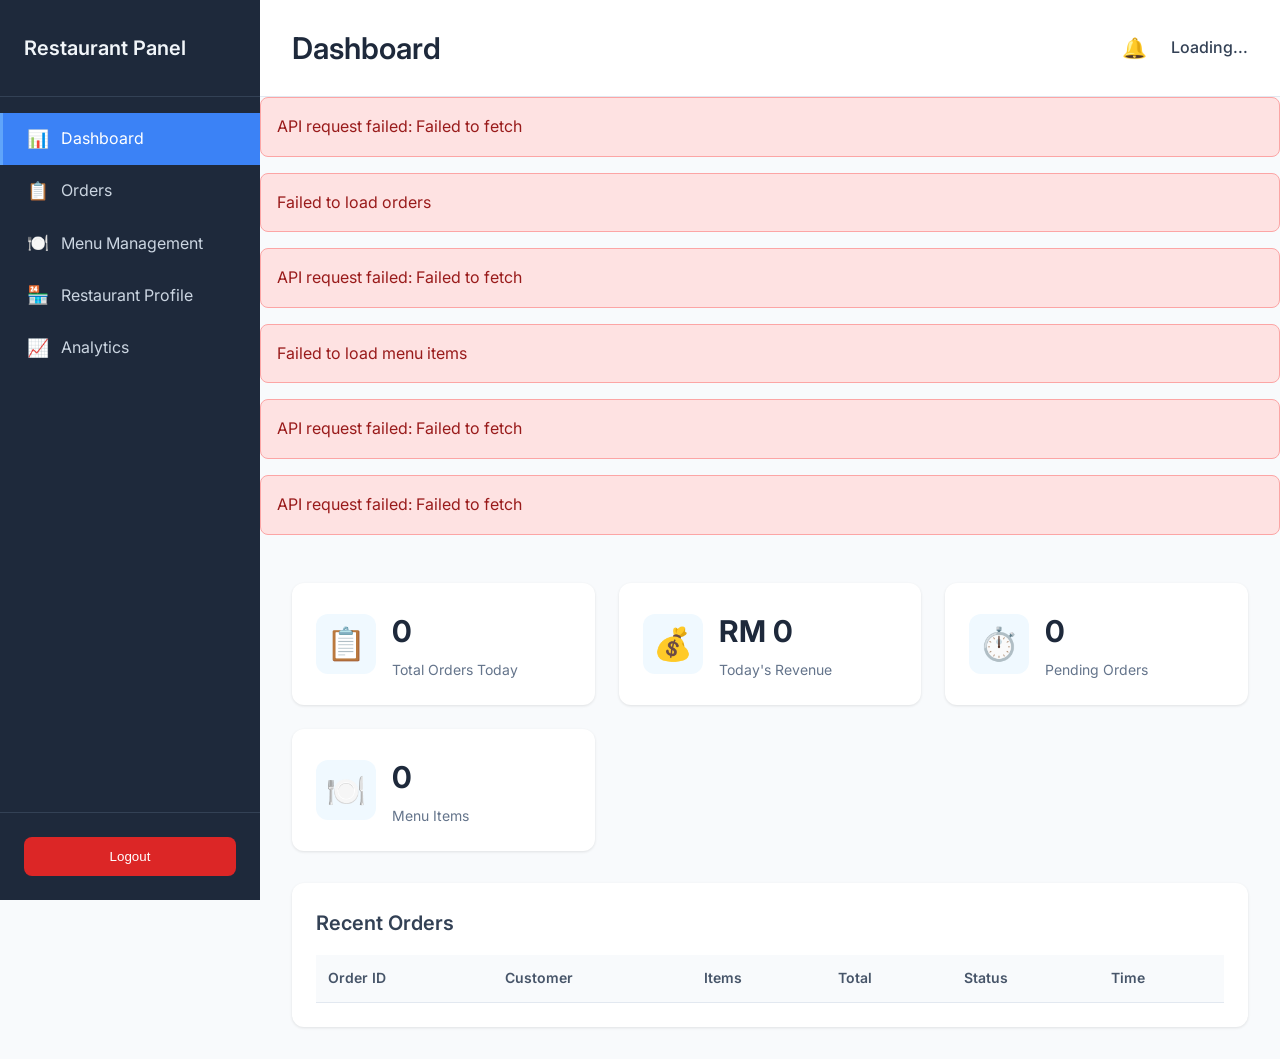
<file: restaurant/index.html>
<!DOCTYPE html>
<html lang="en">
<head>
    <meta charset="UTF-8">
    <meta name="viewport" content="width=device-width, initial-scale=1.0">
    <title>Restaurant Dashboard - Food Delivery Platform</title>
    <link rel="stylesheet" href="styles.css">
    <link href="https://fonts.googleapis.com/css2?family=Inter:wght@300;400;500;600;700&display=swap" rel="stylesheet">
</head>
<body>
    <!-- Sidebar -->
    <div class="sidebar">
        <div class="sidebar-header">
            <h2>Restaurant Panel</h2>
        </div>
        <nav class="sidebar-nav">
            <a href="#dashboard" class="nav-item active" data-section="dashboard">
                <span class="nav-icon">📊</span>
                Dashboard
            </a>
            <a href="#orders" class="nav-item" data-section="orders">
                <span class="nav-icon">📋</span>
                Orders
            </a>
            <a href="#menu" class="nav-item" data-section="menu">
                <span class="nav-icon">🍽️</span>
                Menu Management
            </a>
            <a href="#profile" class="nav-item" data-section="profile">
                <span class="nav-icon">🏪</span>
                Restaurant Profile
            </a>
            <a href="#analytics" class="nav-item" data-section="analytics">
                <span class="nav-icon">📈</span>
                Analytics
            </a>
        </nav>
        <div class="sidebar-footer">
            <button class="logout-btn">Logout</button>
        </div>
    </div>

    <!-- Main Content -->
    <div class="main-content">
        <!-- Header -->
        <header class="header">
            <div class="header-left">
                <h1 id="page-title">Dashboard</h1>
            </div>
            <div class="header-right">
                <div class="notification-bell">🔔</div>
                <div class="user-profile">
                    <span id="restaurant-name">Loading...</span>
                </div>
            </div>
        </header>

        <!-- Dashboard Section -->
        <section id="dashboard" class="content-section active">
            <div class="stats-grid">
                <div class="stat-card">
                    <div class="stat-icon">📋</div>
                    <div class="stat-info">
                        <h3 id="total-orders">0</h3>
                        <p>Total Orders Today</p>
                    </div>
                </div>
                <div class="stat-card">
                    <div class="stat-icon">💰</div>
                    <div class="stat-info">
                        <h3 id="total-revenue">RM 0</h3>
                        <p>Today's Revenue</p>
                    </div>
                </div>
                <div class="stat-card">
                    <div class="stat-icon">⏱️</div>
                    <div class="stat-info">
                        <h3 id="pending-orders">0</h3>
                        <p>Pending Orders</p>
                    </div>
                </div>
                <div class="stat-card">
                    <div class="stat-icon">🍽️</div>
                    <div class="stat-info">
                        <h3 id="menu-items">0</h3>
                        <p>Menu Items</p>
                    </div>
                </div>
            </div>

            <div class="recent-orders">
                <h3>Recent Orders</h3>
                <div class="orders-table">
                    <table>
                        <thead>
                            <tr>
                                <th>Order ID</th>
                                <th>Customer</th>
                                <th>Items</th>
                                <th>Total</th>
                                <th>Status</th>
                                <th>Time</th>
                            </tr>
                        </thead>
                        <tbody id="recent-orders-tbody">
                            <!-- Orders will be loaded here -->
                        </tbody>
                    </table>
                </div>
            </div>
        </section>

        <!-- Orders Section -->
        <section id="orders" class="content-section">
            <div class="section-header">
                <h2>Order Management</h2>
                <div class="order-filters">
                    <select id="status-filter">
                        <option value="">All Status</option>
                        <option value="PENDING">Pending</option>
                        <option value="ACCEPTED">Accepted</option>
                        <option value="PREPARING">Preparing</option>
                        <option value="READY_FOR_DELIVERY">Ready for Delivery</option>
                        <option value="ON_THE_WAY">On the Way</option>
                        <option value="DELIVERED">Delivered</option>
                        <option value="CANCELLED">Cancelled</option>
                    </select>
                </div>
            </div>

            <div class="orders-grid" id="orders-grid">
                <!-- Orders will be loaded here -->
            </div>
        </section>

        <!-- Menu Management Section -->
        <section id="menu" class="content-section">
            <div class="section-header">
                <h2>Menu Management</h2>
                <button class="btn btn-primary" id="add-item-btn">Add New Item</button>
            </div>

            <div class="menu-grid" id="menu-grid">
                <!-- Menu items will be loaded here -->
            </div>
        </section>

        <!-- Restaurant Profile Section -->
        <section id="profile" class="content-section">
            <div class="profile-form">
                <h2>Restaurant Profile</h2>
                <form id="restaurant-form">
                    <div class="form-group">
                        <label for="restaurant-name-input">Restaurant Name</label>
                        <input type="text" id="restaurant-name-input" required>
                    </div>
                    <div class="form-group">
                        <label for="restaurant-description">Description</label>
                        <textarea id="restaurant-description" rows="4"></textarea>
                    </div>
                    <div class="form-row">
                        <div class="form-group">
                            <label for="opening-time">Opening Time</label>
                            <input type="time" id="opening-time" required>
                        </div>
                        <div class="form-group">
                            <label for="closing-time">Closing Time</label>
                            <input type="time" id="closing-time" required>
                        </div>
                    </div>
                    <div class="form-group">
                        <label for="delivery-radius">Delivery Radius (km)</label>
                        <input type="number" id="delivery-radius" min="1" max="50" required>
                    </div>
                    <div class="form-group">
                        <label for="logo-url">Logo URL</label>
                        <input type="url" id="logo-url">
                    </div>
                    <div class="form-group">
                        <label class="checkbox-label">
                            <input type="checkbox" id="is-active">
                            Restaurant is Active
                        </label>
                    </div>
                    <button type="submit" class="btn btn-primary">Update Profile</button>
                </form>
            </div>
        </section>

        <!-- Analytics Section -->
        <section id="analytics" class="content-section">
            <h2>Analytics & Reports</h2>
            <div class="analytics-grid">
                <div class="chart-container">
                    <h3>Daily Orders</h3>
                    <canvas id="orders-chart"></canvas>
                </div>
                <div class="chart-container">
                    <h3>Revenue Trend</h3>
                    <canvas id="revenue-chart"></canvas>
                </div>
            </div>
        </section>
    </div>

    <!-- Add/Edit Menu Item Modal -->
    <div id="menu-modal" class="modal">
        <div class="modal-content">
            <div class="modal-header">
                <h3 id="modal-title">Add New Menu Item</h3>
                <span class="close">&times;</span>
            </div>
            <form id="menu-item-form">
                <div class="form-group">
                    <label for="item-name">Item Name</label>
                    <input type="text" id="item-name" required>
                </div>
                <div class="form-group">
                    <label for="item-description">Description</label>
                    <textarea id="item-description" rows="3"></textarea>
                </div>
                <div class="form-row">
                    <div class="form-group">
                        <label for="item-price">Price (RM)</label>
                        <input type="number" id="item-price" step="0.01" min="0" required>
                    </div>
                    <div class="form-group">
                        <label for="item-category">Category</label>
                        <select id="item-category" required>
                            <option value="">Select Category</option>
                            <option value="Appetizer">Appetizer</option>
                            <option value="Main Course">Main Course</option>
                            <option value="Dessert">Dessert</option>
                            <option value="Beverage">Beverage</option>
                            <option value="Side Dish">Side Dish</option>
                        </select>
                    </div>
                </div>
                <div class="form-group">
                    <label for="item-image">Image URL</label>
                    <input type="url" id="item-image">
                </div>
                <div class="form-group">
                    <label class="checkbox-label">
                        <input type="checkbox" id="item-available" checked>
                        Available
                    </label>
                </div>
                <div class="modal-actions">
                    <button type="button" class="btn btn-secondary" id="cancel-btn">Cancel</button>
                    <button type="submit" class="btn btn-primary">Save Item</button>
                </div>
            </form>
        </div>
    </div>

    <script src="script.js"></script>
</body>
</html>
</file>
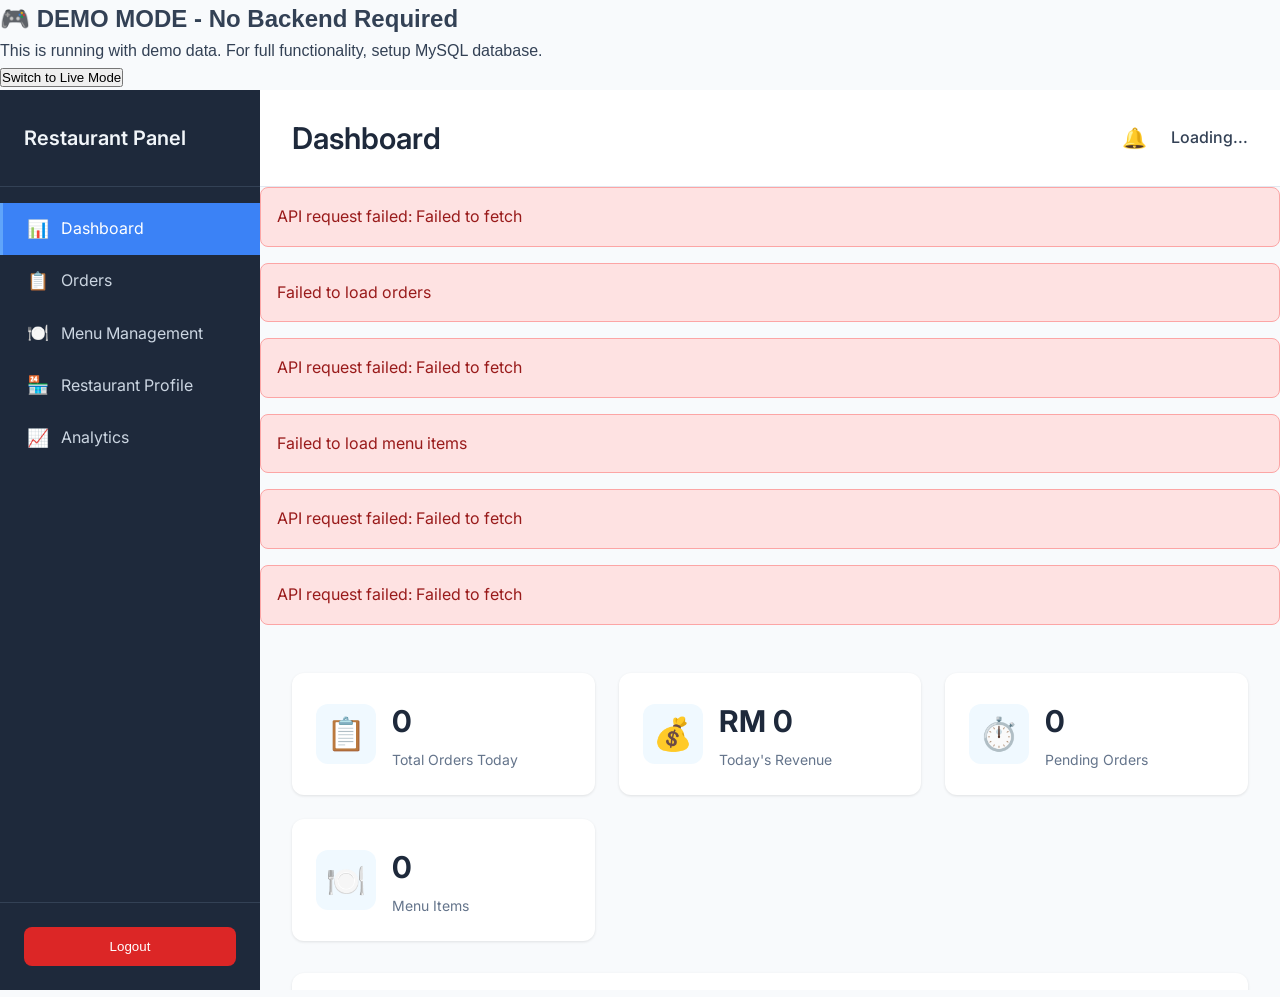
<file: restaurant/demo-mode.html>
<!DOCTYPE html>
<html lang="en">
<head>
    <meta charset="UTF-8">
    <meta name="viewport" content="width=device-width, initial-scale=1.0">
    <title>Restaurant Dashboard - Demo Mode</title>
    <link rel="stylesheet" href="styles.css">
</head>
<body>
    <div class="demo-banner">
        <h2>🎮 DEMO MODE - No Backend Required</h2>
        <p>This is running with demo data. For full functionality, setup MySQL database.</p>
        <button onclick="window.location.href='index.html'">Switch to Live Mode</button>
    </div>
    
    <!-- Include same dashboard but with demo data -->
    <script>
        // Demo data instead of API calls
        const demoData = {
            restaurants: [{
                restaurantId: 1,
                name: "Demo Restaurant",
                description: "Best food in town",
                openingTime: "08:00",
                closingTime: "22:00",
                deliveryRadius: 10,
                logoUrl: "https://via.placeholder.com/300x200?text=Demo+Restaurant",
                isActive: true
            }],
            menuItems: [
                { foodId: 1, name: "Nasi Lemak", description: "Traditional coconut rice", price: 8.50, category: "Main Course", imageUrl: "https://via.placeholder.com/300x200?text=Nasi+Lemak", isAvailable: true, restaurantId: 1 },
                { foodId: 2, name: "Chicken Rice", description: "Steamed chicken with rice", price: 7.00, category: "Main Course", imageUrl: "https://via.placeholder.com/300x200?text=Chicken+Rice", isAvailable: true, restaurantId: 1 },
                { foodId: 3, name: "Roti Canai", description: "Flaky flatbread", price: 3.50, category: "Appetizer", imageUrl: "https://via.placeholder.com/300x200?text=Roti+Canai", isAvailable: true, restaurantId: 1 }
            ],
            orders: [
                { orderId: 1001, customerId: 1, totalAmount: 25.50, status: "PENDING", deliveryAddress: "123 Demo Street", createdAt: "2024-07-18T10:30:00Z", items: [{name: "Nasi Lemak", quantity: 2, price: 8.50}] },
                { orderId: 1002, customerId: 2, totalAmount: 15.00, status: "ACCEPTED", deliveryAddress: "456 Another Street", createdAt: "2024-07-18T11:15:00Z", items: [{name: "Chicken Rice", quantity: 1, price: 7.00}] }
            ]
        };

        // Override API calls with demo data
        window.apiRequest = async function(endpoint, options = {}) {
            console.log("Demo mode - returning mock data for:", endpoint);
            
            if (endpoint.includes('/restaurants')) {
                return demoData.restaurants;
            }
            if (endpoint.includes('/fooditems')) {
                return demoData.menuItems;
            }
            if (endpoint.includes('/orders')) {
                return demoData.orders;
            }
            
            return [];
        };
    </script>
    
    <!-- Include main dashboard -->
    <iframe src="index.html" style="width: 100%; height: 100vh; border: none;"></iframe>
</body>
</html>
</file>
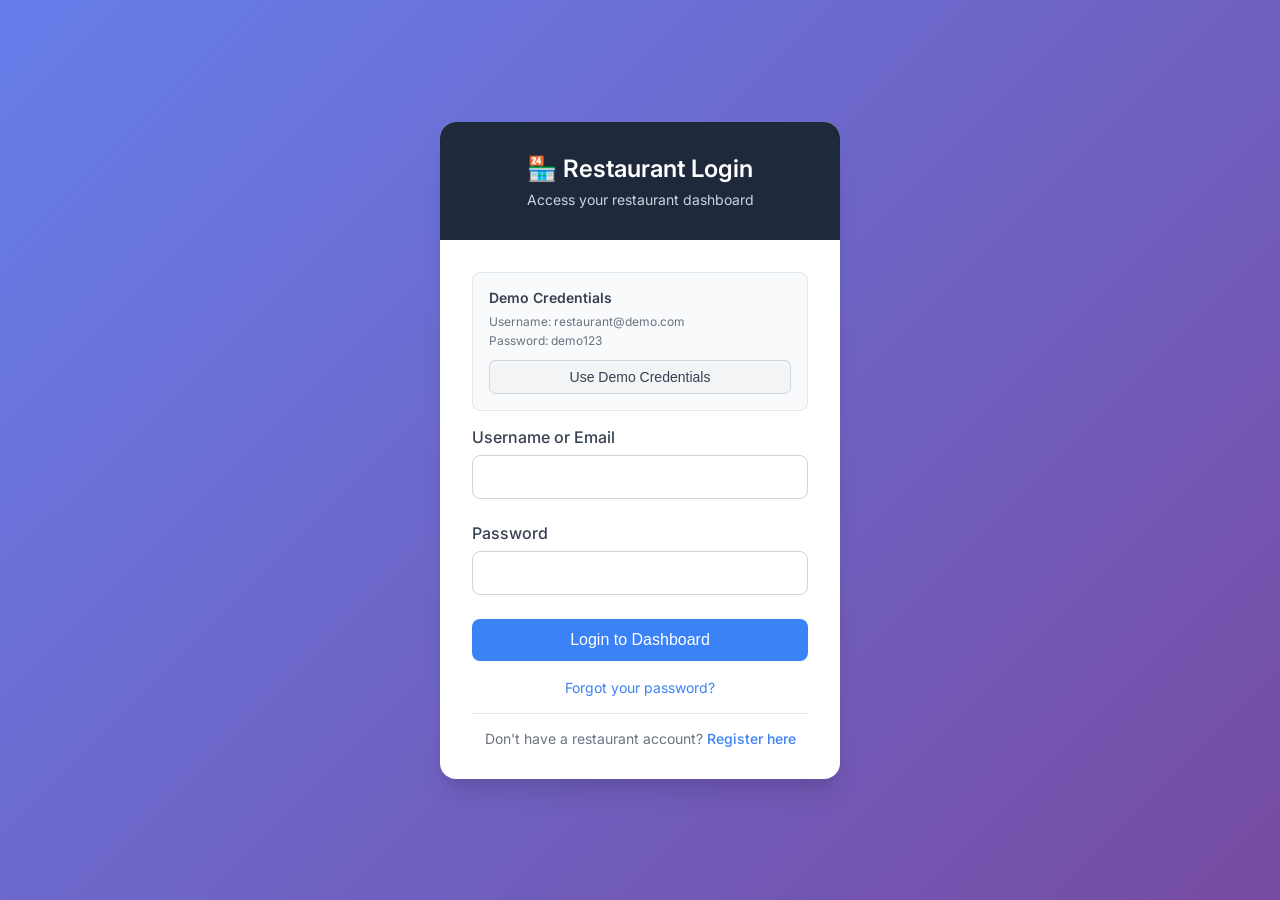
<file: restaurant/login.html>
<!DOCTYPE html>
<html lang="en">
<head>
    <meta charset="UTF-8" />
    <meta name="viewport" content="width=device-width, initial-scale=1" />
    <title>Restaurant Login - Food Delivery Platform</title>
    <link href="https://fonts.googleapis.com/css2?family=Inter:wght@300;400;500;600;700&display=swap" rel="stylesheet" />
    <style>
        /* existing styles unchanged */
        * {
            margin: 0;
            padding: 0;
            box-sizing: border-box;
        }
        body {
            font-family: 'Inter', -apple-system, BlinkMacSystemFont, 'Segoe UI', Roboto, sans-serif;
            background: linear-gradient(135deg, #667eea 0%, #764ba2 100%);
            min-height: 100vh;
            display: flex;
            align-items: center;
            justify-content: center;
            padding: 1rem;
        }
        .login-container {
            background: white;
            border-radius: 1rem;
            box-shadow: 0 20px 25px -5px rgba(0, 0, 0, 0.1), 0 10px 10px -5px rgba(0, 0, 0, 0.04);
            overflow: hidden;
            width: 100%;
            max-width: 400px;
        }
        .login-header {
            background: #1e293b;
            color: white;
            padding: 2rem;
            text-align: center;
        }
        .login-header h1 {
            font-size: 1.5rem;
            font-weight: 600;
            margin-bottom: 0.5rem;
        }
        .login-header p {
            color: #cbd5e1;
            font-size: 0.875rem;
        }
        .login-form {
            padding: 2rem;
        }
        .form-group {
            margin-bottom: 1.5rem;
        }
        .form-group label {
            display: block;
            margin-bottom: 0.5rem;
            font-weight: 500;
            color: #374151;
        }
        .form-group input {
            width: 100%;
            padding: 0.75rem;
            border: 1px solid #d1d5db;
            border-radius: 0.5rem;
            font-size: 1rem;
            transition: border-color 0.2s ease, box-shadow 0.2s ease;
        }
        .form-group input:focus {
            outline: none;
            border-color: #3b82f6;
            box-shadow: 0 0 0 3px rgba(59, 130, 246, 0.1);
        }
        .login-btn {
            width: 100%;
            padding: 0.75rem;
            background: #3b82f6;
            color: white;
            border: none;
            border-radius: 0.5rem;
            font-size: 1rem;
            font-weight: 500;
            cursor: pointer;
            transition: background-color 0.2s ease;
            margin-bottom: 1rem;
        }
        .login-btn:hover {
            background: #2563eb;
        }
        .login-btn:disabled {
            background: #9ca3af;
            cursor: not-allowed;
        }
        .forgot-password {
            text-align: center;
            margin-bottom: 1rem;
        }
        .forgot-password a {
            color: #3b82f6;
            text-decoration: none;
            font-size: 0.875rem;
        }
        .forgot-password a:hover {
            text-decoration: underline;
        }
        .register-link {
            text-align: center;
            padding-top: 1rem;
            border-top: 1px solid #e5e7eb;
        }
        .register-link p {
            color: #6b7280;
            font-size: 0.875rem;
        }
        .register-link a {
            color: #3b82f6;
            text-decoration: none;
            font-weight: 500;
            cursor: pointer;
        }
        .register-link a:hover {
            text-decoration: underline;
        }
        .alert {
            padding: 0.75rem;
            border-radius: 0.5rem;
            margin-bottom: 1rem;
            font-size: 0.875rem;
        }
        .alert-error {
            background: #fee2e2;
            color: #991b1b;
            border: 1px solid #fca5a5;
        }
        .alert-success {
            background: #d1fae5;
            color: #065f46;
            border: 1px solid #a7f3d0;
        }
        .loading {
            display: none;
            text-align: center;
            margin: 1rem 0;
        }
        .spinner {
            width: 20px;
            height: 20px;
            border: 2px solid #f3f4f6;
            border-top: 2px solid #3b82f6;
            border-radius: 50%;
            animation: spin 1s linear infinite;
            display: inline-block;
            margin-right: 0.5rem;
        }
        @keyframes spin {
            0% { transform: rotate(0deg); }
            100% { transform: rotate(360deg); }
        }
        .demo-credentials {
            background: #f8fafc;
            border: 1px solid #e2e8f0;
            border-radius: 0.5rem;
            padding: 1rem;
            margin-bottom: 1rem;
        }
        .demo-credentials h4 {
            font-size: 0.875rem;
            font-weight: 600;
            color: #374151;
            margin-bottom: 0.5rem;
        }
        .demo-credentials p {
            font-size: 0.75rem;
            color: #6b7280;
            margin-bottom: 0.25rem;
        }
        .demo-btn {
            width: 100%;
            padding: 0.5rem;
            background: #f3f4f6;
            color: #374151;
            border: 1px solid #d1d5db;
            border-radius: 0.375rem;
            font-size: 0.875rem;
            cursor: pointer;
            transition: background-color 0.2s ease;
            margin-top: 0.5rem;
        }
        .demo-btn:hover {
            background: #e5e7eb;
        }
        /* Registration modal styles */
        .modal {
            display: none;
            position: fixed;
            z-index: 1000;
            left: 0;
            top: 0;
            width: 100%;
            height: 100%;
            overflow: auto;
            background-color: rgba(0,0,0,0.5);
        }
        .modal-content {
            background-color: #fff;
            margin: 10% auto;
            padding: 2rem;
            border-radius: 1rem;
            width: 90%;
            max-width: 400px;
            position: relative;
        }
        .close-modal {
            position: absolute;
            right: 1rem;
            top: 1rem;
            font-size: 1.5rem;
            font-weight: bold;
            color: #333;
            cursor: pointer;
        }
    </style>
</head>
<body>
    <div class="login-container">
        <div class="login-header">
            <h1>🏪 Restaurant Login</h1>
            <p>Access your restaurant dashboard</p>
        </div>
        
        <div class="login-form">
            <div id="alert-container"></div>
            
            <div class="demo-credentials">
                <h4>Demo Credentials</h4>
                <p>Username: restaurant@demo.com</p>
                <p>Password: demo123</p>
                <button type="button" class="demo-btn" onclick="fillDemoCredentials()">
                    Use Demo Credentials
                </button>
            </div>
            
            <form id="login-form">
                <div class="form-group">
                    <label for="username">Username or Email</label>
                    <input type="text" id="username" name="username" required />
                </div>
                
                <div class="form-group">
                    <label for="password">Password</label>
                    <input type="password" id="password" name="password" required />
                </div>
                
                <div class="loading" id="loading">
                    <div class="spinner"></div>
                    Logging in...
                </div>
                
                <button type="submit" class="login-btn" id="login-btn">
                    Login to Dashboard
                </button>
            </form>
            
            <div class="forgot-password">
                <a href="#" onclick="showAlert('Password reset feature coming soon!', 'info')">
                    Forgot your password?
                </a>
            </div>
            
            <div class="register-link">
                <p>Don't have a restaurant account? 
                   <a href="#" id="open-register-modal">
                       Register here
                   </a>
                </p>
            </div>
        </div>
    </div>

    <!-- Registration Modal -->
    <div id="register-modal" class="modal">
        <div class="modal-content">
            <span class="close-modal" id="close-register-modal">&times;</span>
            <h2>Register New Restaurant Account</h2>
            <form id="register-form">
                <div class="form-group">
                    <label for="reg-username">Username</label>
                    <input type="text" id="reg-username" name="username" required />
                </div>
                <div class="form-group">
                    <label for="reg-email">Email</label>
                    <input type="email" id="reg-email" name="email" required />
                </div>
                <div class="form-group">
                    <label for="reg-password">Password</label>
                    <input type="password" id="reg-password" name="password" required />
                </div>
                <div class="form-group">
                    <label for="reg-fullName">Full Name</label>
                    <input type="text" id="reg-fullName" name="fullName" required />
                </div>
                <div class="form-group">
                    <label for="reg-phone">Phone</label>
                    <input type="text" id="reg-phone" name="phone" required />
                </div>
                <div class="form-group">
                    <label for="reg-address">Address</label>
                    <input type="text" id="reg-address" name="address" required />
                </div>
                <div class="form-group">
                    <label for="reg-closingTime">Closing Time</label>
                    <input type="time" id="reg-closingTime" name="closingTime" required />
                </div>
                <div class="form-group">
                    <label for="reg-deliveryRadius">Delivery Radius (km)</label>
                    <input type="number" id="reg-deliveryRadius" name="deliveryRadius" min="1" max="50" required />
                </div>
                <div class="form-group">
                    <label for="reg-description">Description</label>
                    <textarea id="reg-description" name="description" rows="3"></textarea>
                </div>
                <div class="form-group">
                    <label for="reg-logoUrl">Logo URL</label>
                    <input type="url" id="reg-logoUrl" name="logoUrl" />
                </div>
                <div class="form-group">
                    <label for="reg-name">Restaurant Name</label>
                    <input type="text" id="reg-name" name="name" required />
                </div>
                <div class="form-group">
                    <label for="reg-openingTime">Opening Time</label>
                    <input type="time" id="reg-openingTime" name="openingTime" required />
                </div>
                <div class="form-group">
                    <label for="reg-isActive2">Is Active</label>
                    <input type="checkbox" id="reg-isActive2" name="isActive2" checked />
                </div>
                <button type="submit" class="login-btn">Register</button>
            </form>
        </div>
    </div>

    <script>
        const API_BASE_URL = 'http://localhost:8080/api';

        const loginForm = document.getElementById('login-form');
        const loginBtn = document.getElementById('login-btn');
        const loading = document.getElementById('loading');
        const alertContainer = document.getElementById('alert-container');

        const registerModal = document.getElementById('register-modal');
        const openRegisterModalBtn = document.getElementById('open-register-modal');
        const closeRegisterModalBtn = document.getElementById('close-register-modal');
        const registerForm = document.getElementById('register-form');

        loginForm.addEventListener('submit', handleLogin);
        openRegisterModalBtn.addEventListener('click', () => {
            registerModal.style.display = 'block';
        });
        closeRegisterModalBtn.addEventListener('click', () => {
            registerModal.style.display = 'none';
        });
        window.addEventListener('click', (e) => {
            if (e.target === registerModal) {
                registerModal.style.display = 'none';
            }
        });
        registerForm.addEventListener('submit', handleRegister);

        document.addEventListener('DOMContentLoaded', () => {
            const authToken = localStorage.getItem('authToken');
            if (authToken) {
                window.location.href = 'index.html';
            }
        });

        async function handleLogin(e) {
            e.preventDefault();
            const username = document.getElementById('username').value.trim();
            const password = document.getElementById('password').value.trim();

            if (!username || !password) {
                showAlert('Please fill in all fields', 'error');
                return;
            }

            setLoading(true);

            try {
                const response = await fetch(`${API_BASE_URL}/auth`, {
                    method: 'POST',
                    headers: { 'Content-Type': 'application/json' },
                    body: JSON.stringify({
                        action: 'restaurantlogin',
                        username,
                        password
                    })
                });

                if (!response.ok) {
                    const errorText = await response.text();
                    showAlert(`Login failed: ${errorText}`, 'error');
                    setLoading(false);
                    return;
                }

                const data = await response.json();
                localStorage.setItem('authToken', data.token);
                localStorage.setItem('userRole', 'RESTAURANT');
                localStorage.setItem('userId', data.user.userId);

                showAlert('Login successful! Redirecting...', 'success');
                setTimeout(() => {
                    window.location.href = 'index.html';
                }, 1500);
            } catch (error) {
                console.error('Login error:', error);
                showAlert('Login failed. Please try again.', 'error');
            } finally {
                setLoading(false);
            }
        }

        async function handleRegister(e) {
            e.preventDefault();
            const username = document.getElementById('reg-username').value.trim();
            const email = document.getElementById('reg-email').value.trim();
            const password = document.getElementById('reg-password').value.trim();
            const fullName = document.getElementById('reg-fullName').value.trim();
            const phone = document.getElementById('reg-phone').value.trim();
            const address = document.getElementById('reg-address').value.trim();

            if (!username || !email || !password || !fullName || !phone || !address) {
                showAlert('Please fill in all registration fields', 'error');
                return;
            }

            setLoading(true);

            try {
                const response = await fetch(`${API_BASE_URL}/auth`, {
                    method: 'POST',
                    headers: { 'Content-Type': 'application/json' },
                    body: JSON.stringify({
                        action: 'restaurantregister',
                        username,
                        email,
                        password,
                        fullName,
                        phone,
                        address,
                        role: 'RESTAURANT'
                    })
                });

                if (!response.ok) {
                    const errorText = await response.text();
                    showAlert(`Registration failed: ${errorText}`, 'error');
                    setLoading(false);
                    return;
                }

                showAlert('Registration successful! You can now log in.', 'success');
                registerModal.style.display = 'none';
                registerForm.reset();
            } catch (error) {
                console.error('Registration error:', error);
                showAlert('Registration failed. Please try again.', 'error');
            } finally {
                setLoading(false);
            }
        }

        function fillDemoCredentials() {
            document.getElementById('username').value = 'restaurant@demo.com';
            document.getElementById('password').value = 'demo123';
        }

        function setLoading(isLoading) {
            if (isLoading) {
                loading.style.display = 'block';
                loginBtn.disabled = true;
                loginBtn.textContent = 'Logging in...';
            } else {
                loading.style.display = 'none';
                loginBtn.disabled = false;
                loginBtn.textContent = 'Login to Dashboard';
            }
        }

        function showAlert(message, type = 'info') {
            const alert = document.createElement('div');
            alert.className = `alert alert-${type}`;
            alert.textContent = message;

            alertContainer.innerHTML = '';
            alertContainer.appendChild(alert);

            setTimeout(() => {
                if (alert.parentNode) {
                    alert.parentNode.removeChild(alert);
                }
            }, 5000);
        }
    </script>
</body>
</html>
</file>
<file: restaurant/styles.css>
/* Reset and Base Styles */
* {
    margin: 0;
    padding: 0;
    box-sizing: border-box;
}

body {
    font-family: 'Inter', -apple-system, BlinkMacSystemFont, 'Segoe UI', Roboto, sans-serif;
    background-color: #f8fafc;
    color: #334155;
    line-height: 1.6;
}

/* Layout */
.sidebar {
    position: fixed;
    left: 0;
    top: 0;
    width: 260px;
    height: 100vh;
    background: #1e293b;
    color: white;
    z-index: 1000;
    display: flex;
    flex-direction: column;
}

.sidebar-header {
    padding: 2rem 1.5rem;
    border-bottom: 1px solid #334155;
}

.sidebar-header h2 {
    font-size: 1.25rem;
    font-weight: 600;
    color: #f1f5f9;
}

.sidebar-nav {
    flex: 1;
    padding: 1rem 0;
}

.nav-item {
    display: flex;
    align-items: center;
    padding: 0.75rem 1.5rem;
    color: #cbd5e1;
    text-decoration: none;
    transition: all 0.2s ease;
    border-left: 3px solid transparent;
}

.nav-item:hover {
    background-color: #334155;
    color: #f1f5f9;
}

.nav-item.active {
    background-color: #3b82f6;
    color: white;
    border-left-color: #60a5fa;
}

.nav-icon {
    margin-right: 0.75rem;
    font-size: 1.1rem;
}

.sidebar-footer {
    padding: 1.5rem;
    border-top: 1px solid #334155;
}

.logout-btn {
    width: 100%;
    padding: 0.75rem;
    background: #dc2626;
    color: white;
    border: none;
    border-radius: 0.5rem;
    font-weight: 500;
    cursor: pointer;
    transition: background-color 0.2s ease;
}

.logout-btn:hover {
    background: #b91c1c;
}

.main-content {
    margin-left: 260px;
    min-height: 100vh;
}

.header {
    background: white;
    padding: 1.5rem 2rem;
    border-bottom: 1px solid #e2e8f0;
    display: flex;
    justify-content: space-between;
    align-items: center;
    position: sticky;
    top: 0;
    z-index: 100;
}

.header h1 {
    font-size: 1.875rem;
    font-weight: 600;
    color: #1e293b;
}

.header-right {
    display: flex;
    align-items: center;
    gap: 1rem;
}

.notification-bell {
    font-size: 1.25rem;
    cursor: pointer;
    padding: 0.5rem;
    border-radius: 0.5rem;
    transition: background-color 0.2s ease;
}

.notification-bell:hover {
    background-color: #f1f5f9;
}

.user-profile {
    display: flex;
    align-items: center;
    gap: 0.5rem;
    font-weight: 500;
}

/* Content Sections */
.content-section {
    display: none;
    padding: 2rem;
}

.content-section.active {
    display: block;
}

/* Stats Grid */
.stats-grid {
    display: grid;
    grid-template-columns: repeat(auto-fit, minmax(250px, 1fr));
    gap: 1.5rem;
    margin-bottom: 2rem;
}

.stat-card {
    background: white;
    padding: 1.5rem;
    border-radius: 0.75rem;
    box-shadow: 0 1px 3px rgba(0, 0, 0, 0.1);
    display: flex;
    align-items: center;
    gap: 1rem;
    transition: transform 0.2s ease, box-shadow 0.2s ease;
}

.stat-card:hover {
    transform: translateY(-2px);
    box-shadow: 0 4px 12px rgba(0, 0, 0, 0.15);
}

.stat-icon {
    font-size: 2rem;
    width: 60px;
    height: 60px;
    display: flex;
    align-items: center;
    justify-content: center;
    background: #f0f9ff;
    border-radius: 0.75rem;
}

.stat-info h3 {
    font-size: 1.875rem;
    font-weight: 700;
    color: #1e293b;
    margin-bottom: 0.25rem;
}

.stat-info p {
    color: #64748b;
    font-size: 0.875rem;
}

/* Tables */
.recent-orders {
    background: white;
    border-radius: 0.75rem;
    padding: 1.5rem;
    box-shadow: 0 1px 3px rgba(0, 0, 0, 0.1);
}

.recent-orders h3 {
    margin-bottom: 1rem;
    font-size: 1.25rem;
    font-weight: 600;
}

.orders-table {
    overflow-x: auto;
}

table {
    width: 100%;
    border-collapse: collapse;
}

th, td {
    padding: 0.75rem;
    text-align: left;
    border-bottom: 1px solid #e2e8f0;
}

th {
    background-color: #f8fafc;
    font-weight: 600;
    color: #475569;
    font-size: 0.875rem;
}

tr:hover {
    background-color: #f8fafc;
}

/* Section Headers */
.section-header {
    display: flex;
    justify-content: space-between;
    align-items: center;
    margin-bottom: 2rem;
}

.section-header h2 {
    font-size: 1.5rem;
    font-weight: 600;
}

/* Buttons */
.btn {
    padding: 0.75rem 1.5rem;
    border: none;
    border-radius: 0.5rem;
    font-weight: 500;
    cursor: pointer;
    transition: all 0.2s ease;
    text-decoration: none;
    display: inline-flex;
    align-items: center;
    gap: 0.5rem;
}

.btn-primary {
    background: #3b82f6;
    color: white;
}

.btn-primary:hover {
    background: #2563eb;
    transform: translateY(-1px);
}

.btn-secondary {
    background: #6b7280;
    color: white;
}

.btn-secondary:hover {
    background: #4b5563;
}

.btn-success {
    background: #10b981;
    color: white;
}

.btn-success:hover {
    background: #059669;
}

.btn-warning {
    background: #f59e0b;
    color: white;
}

.btn-warning:hover {
    background: #d97706;
}

.btn-danger {
    background: #ef4444;
    color: white;
}

.btn-danger:hover {
    background: #dc2626;
}

/* Orders Grid */
.orders-grid {
    display: grid;
    gap: 1rem;
}

.order-card {
    background: white;
    border-radius: 0.75rem;
    padding: 1.5rem;
    box-shadow: 0 1px 3px rgba(0, 0, 0, 0.1);
    transition: transform 0.2s ease;
}

.order-card:hover {
    transform: translateY(-2px);
}

.order-header {
    display: flex;
    justify-content: space-between;
    align-items: center;
    margin-bottom: 1rem;
}

.order-id {
    font-weight: 600;
    color: #1e293b;
}

.order-status {
    padding: 0.25rem 0.75rem;
    border-radius: 9999px;
    font-size: 0.75rem;
    font-weight: 500;
    text-transform: uppercase;
}

.status-pending {
    background: #fef3c7;
    color: #92400e;
}

.status-accepted {
    background: #dbeafe;
    color: #1e40af;
}

.status-preparing {
    background: #fed7d7;
    color: #c53030;
}

.status-ready {
    background: #d1fae5;
    color: #065f46;
}

.status-delivered {
    background: #dcfce7;
    color: #166534;
}

.order-items {
    margin-bottom: 1rem;
}

.order-item {
    display: flex;
    justify-content: space-between;
    padding: 0.5rem 0;
    border-bottom: 1px solid #f1f5f9;
}

.order-actions {
    display: flex;
    gap: 0.5rem;
    flex-wrap: wrap;
}

/* Menu Grid */
.menu-grid {
    display: grid;
    grid-template-columns: repeat(auto-fill, minmax(300px, 1fr));
    gap: 1.5rem;
}

.menu-item-card {
    background: white;
    border-radius: 0.75rem;
    overflow: hidden;
    box-shadow: 0 1px 3px rgba(0, 0, 0, 0.1);
    transition: transform 0.2s ease;
}

.menu-item-card:hover {
    transform: translateY(-2px);
}

.menu-item-image {
    width: 100%;
    height: 200px;
    object-fit: cover;
    background: #f1f5f9;
}

.menu-item-content {
    padding: 1.5rem;
}

.menu-item-header {
    display: flex;
    justify-content: space-between;
    align-items: start;
    margin-bottom: 0.5rem;
}

.menu-item-name {
    font-weight: 600;
    font-size: 1.125rem;
    color: #1e293b;
}

.menu-item-price {
    font-weight: 700;
    color: #3b82f6;
    font-size: 1.125rem;
}

.menu-item-category {
    display: inline-block;
    padding: 0.25rem 0.5rem;
    background: #f1f5f9;
    color: #64748b;
    border-radius: 0.25rem;
    font-size: 0.75rem;
    margin-bottom: 0.5rem;
}

.menu-item-description {
    color: #64748b;
    font-size: 0.875rem;
    margin-bottom: 1rem;
}

.menu-item-actions {
    display: flex;
    gap: 0.5rem;
}

.availability-toggle {
    display: flex;
    align-items: center;
    gap: 0.5rem;
    margin-bottom: 1rem;
}

.toggle-switch {
    position: relative;
    width: 44px;
    height: 24px;
    background: #cbd5e1;
    border-radius: 12px;
    cursor: pointer;
    transition: background-color 0.2s ease;
}

.toggle-switch.active {
    background: #10b981;
}

.toggle-slider {
    position: absolute;
    top: 2px;
    left: 2px;
    width: 20px;
    height: 20px;
    background: white;
    border-radius: 50%;
    transition: transform 0.2s ease;
}

.toggle-switch.active .toggle-slider {
    transform: translateX(20px);
}

/* Forms */
.profile-form {
    background: white;
    border-radius: 0.75rem;
    padding: 2rem;
    box-shadow: 0 1px 3px rgba(0, 0, 0, 0.1);
    max-width: 600px;
}

.form-group {
    margin-bottom: 1.5rem;
}

.form-row {
    display: grid;
    grid-template-columns: 1fr 1fr;
    gap: 1rem;
}

label {
    display: block;
    margin-bottom: 0.5rem;
    font-weight: 500;
    color: #374151;
}

input, textarea, select {
    width: 100%;
    padding: 0.75rem;
    border: 1px solid #d1d5db;
    border-radius: 0.5rem;
    font-size: 1rem;
    transition: border-color 0.2s ease, box-shadow 0.2s ease;
}

input:focus, textarea:focus, select:focus {
    outline: none;
    border-color: #3b82f6;
    box-shadow: 0 0 0 3px rgba(59, 130, 246, 0.1);
}

.checkbox-label {
    display: flex;
    align-items: center;
    gap: 0.5rem;
    cursor: pointer;
}

.checkbox-label input[type="checkbox"] {
    width: auto;
}

/* Filters */
.order-filters {
    display: flex;
    gap: 1rem;
    align-items: center;
}

.order-filters select {
    width: auto;
    min-width: 150px;
}

/* Modal */
.modal {
    display: none;
    position: fixed;
    z-index: 2000;
    left: 0;
    top: 0;
    width: 100%;
    height: 100%;
    background-color: rgba(0, 0, 0, 0.5);
    backdrop-filter: blur(4px);
}

.modal-content {
    background: white;
    margin: 5% auto;
    padding: 0;
    border-radius: 0.75rem;
    width: 90%;
    max-width: 500px;
    max-height: 90vh;
    overflow-y: auto;
    box-shadow: 0 20px 25px -5px rgba(0, 0, 0, 0.1);
}

.modal-header {
    display: flex;
    justify-content: space-between;
    align-items: center;
    padding: 1.5rem;
    border-bottom: 1px solid #e2e8f0;
}

.modal-header h3 {
    font-size: 1.25rem;
    font-weight: 600;
}

.close {
    font-size: 1.5rem;
    cursor: pointer;
    color: #6b7280;
    transition: color 0.2s ease;
}

.close:hover {
    color: #374151;
}

.modal form {
    padding: 1.5rem;
}

.modal-actions {
    display: flex;
    gap: 1rem;
    justify-content: flex-end;
    margin-top: 1.5rem;
}

/* Analytics */
.analytics-grid {
    display: grid;
    grid-template-columns: repeat(auto-fit, minmax(400px, 1fr));
    gap: 2rem;
}

.chart-container {
    background: white;
    border-radius: 0.75rem;
    padding: 1.5rem;
    box-shadow: 0 1px 3px rgba(0, 0, 0, 0.1);
}

.chart-container h3 {
    margin-bottom: 1rem;
    font-size: 1.125rem;
    font-weight: 600;
}

/* Responsive Design */
@media (max-width: 1024px) {
    .sidebar {
        transform: translateX(-100%);
        transition: transform 0.3s ease;
    }
    
    .sidebar.open {
        transform: translateX(0);
    }
    
    .main-content {
        margin-left: 0;
    }
    
    .stats-grid {
        grid-template-columns: repeat(auto-fit, minmax(200px, 1fr));
    }
    
    .menu-grid {
        grid-template-columns: repeat(auto-fit, minmax(250px, 1fr));
    }
}

@media (max-width: 768px) {
    .header {
        padding: 1rem;
    }
    
    .content-section {
        padding: 1rem;
    }
    
    .section-header {
        flex-direction: column;
        gap: 1rem;
        align-items: stretch;
    }
    
    .form-row {
        grid-template-columns: 1fr;
    }
    
    .order-actions {
        flex-direction: column;
    }
    
    .modal-content {
        margin: 10% auto;
        width: 95%;
    }
    
    .analytics-grid {
        grid-template-columns: 1fr;
    }
}

/* Loading States */
.loading {
    display: flex;
    justify-content: center;
    align-items: center;
    padding: 2rem;
}

.spinner {
    width: 40px;
    height: 40px;
    border: 4px solid #f3f4f6;
    border-top: 4px solid #3b82f6;
    border-radius: 50%;
    animation: spin 1s linear infinite;
}

@keyframes spin {
    0% { transform: rotate(0deg); }
    100% { transform: rotate(360deg); }
}

/* Success/Error Messages */
.alert {
    padding: 1rem;
    border-radius: 0.5rem;
    margin-bottom: 1rem;
}

.alert-success {
    background: #d1fae5;
    color: #065f46;
    border: 1px solid #a7f3d0;
}

.alert-error {
    background: #fee2e2;
    color: #991b1b;
    border: 1px solid #fca5a5;
}

.alert-warning {
    background: #fef3c7;
    color: #92400e;
    border: 1px solid #fcd34d;
}
</file>
